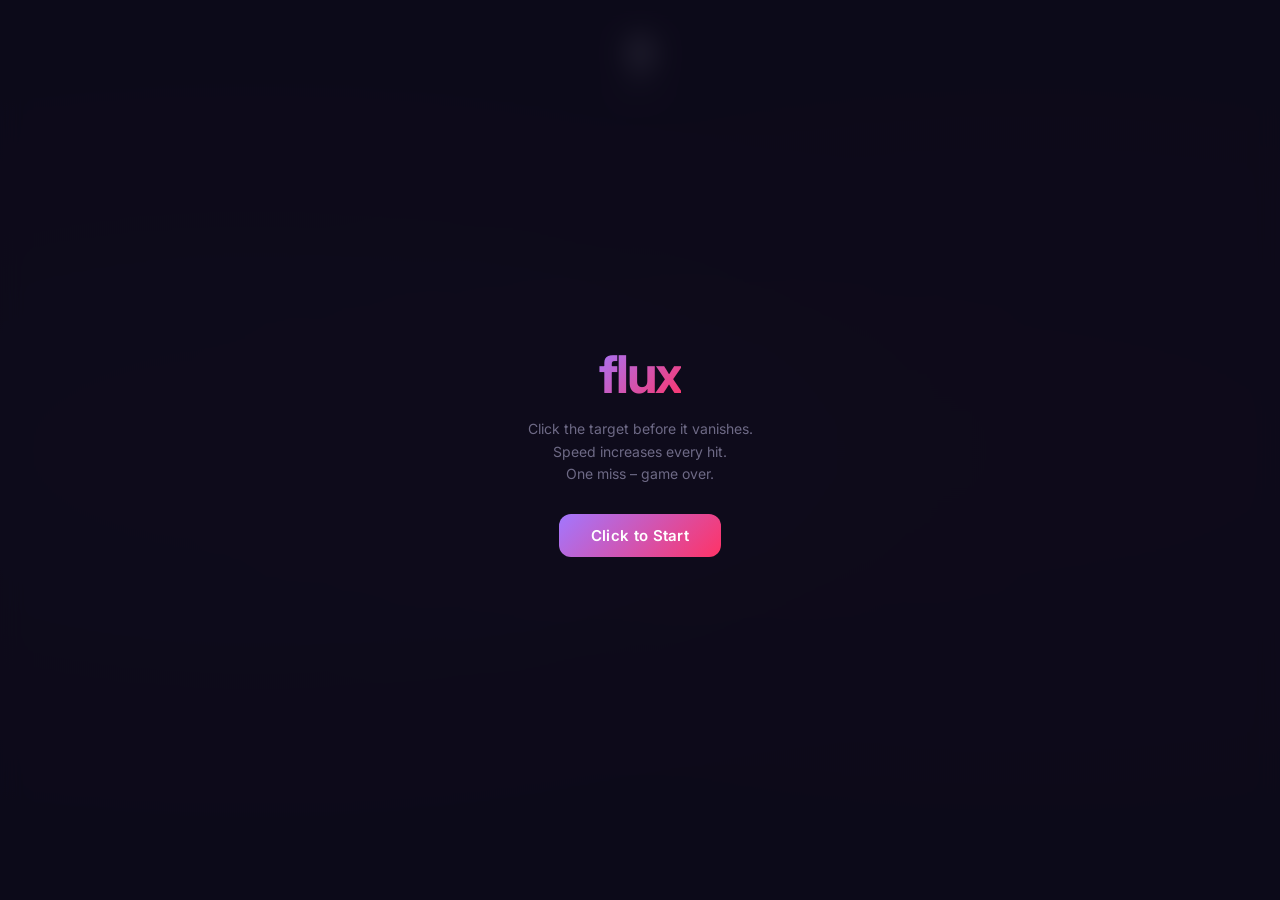
<file: src/utils/flux/index.html>
<!DOCTYPE html>
<html lang="en">
<head>
  <meta charset="UTF-8">
  <meta name="viewport" content="width=device-width, initial-scale=1.0">
  <meta name="theme-color" content="#0d0b1a">
  <title>flux | utils.Syscall</title>
  <link rel="manifest" href="../../../manifest.json">
  <link rel="icon" href="../../../icons/icon.svg" type="image/svg+xml">
  <link rel="preconnect" href="https://fonts.googleapis.com">
  <link rel="preconnect" href="https://fonts.gstatic.com" crossorigin>
  <link href="https://fonts.googleapis.com/css2?family=Inter:wght@400;600;700&display=swap" rel="stylesheet">
  <link rel="stylesheet" href="css/game.css">
</head>
<body>
  <div id="game">
    <div id="target"></div>
    <div id="missFlash"></div>
    <div id="score">0</div>
    <div id="highScore">best 0</div>

    <div class="overlay active" id="startOverlay">
      <div class="overlay-title">flux</div>
      <p class="overlay-sub">Click the target before it vanishes.<br>Speed increases every hit.<br>One miss &ndash; game over.</p>
      <button class="overlay-btn" id="startBtn">Click to Start</button>
    </div>

    <div class="overlay" id="gameOverOverlay">
      <div class="overlay-title" style="font-size:36px;">flux</div>
      <div class="overlay-stats">
        <div class="overlay-stat" id="finalScore">0</div>
        <div class="overlay-stat-label">score</div>
      </div>
      <div class="overlay-best-label">best <span id="finalBest">0</span></div>
      <button class="overlay-btn" id="restartBtn">Play Again</button>
    </div>
  </div>

  <script>
    if ('serviceWorker' in navigator) {
      navigator.serviceWorker.register('../../../sw.js').catch(function() {});
    }
  </script>
  <script src="js/game.js"></script>
</body>
</html>
</file>
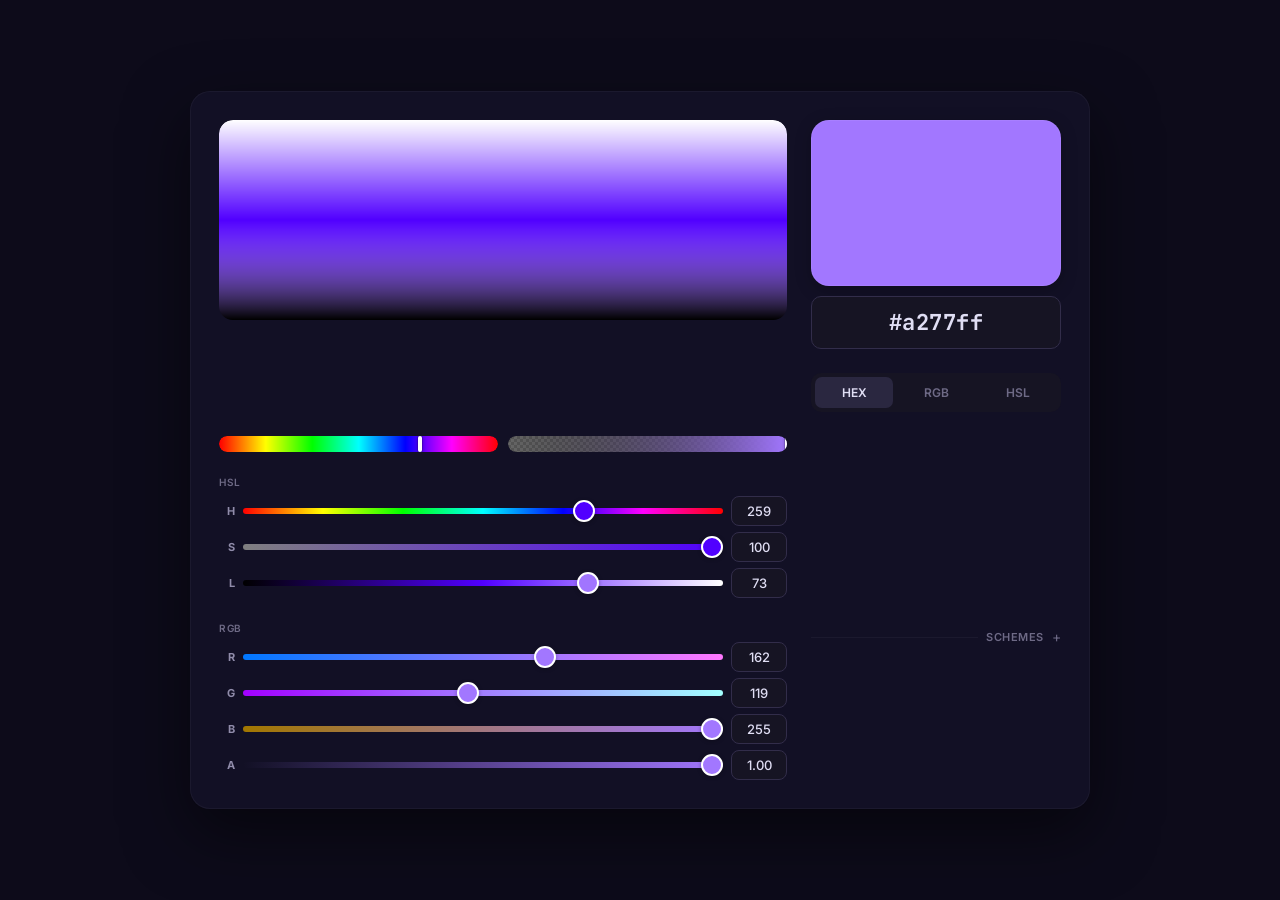
<file: src/utils/pickerinit/index.html>
<!DOCTYPE html>
<html lang="en">
<head>
  <meta charset="UTF-8">
  <meta name="viewport" content="width=device-width, initial-scale=1.0, maximum-scale=1.0, user-scalable=no">
  <meta name="theme-color" content="#0d0b1a">
  <title>pickerinit | utils.Syscall</title>
  <link rel="manifest" href="../../../manifest.json">
  <link rel="icon" href="../../../icons/icon.svg" type="image/svg+xml">
  <link rel="preconnect" href="https://fonts.googleapis.com">
  <link rel="preconnect" href="https://fonts.gstatic.com" crossorigin>
  <link href="https://fonts.googleapis.com/css2?family=Inter:wght@400;500;600;700;800&display=swap" rel="stylesheet">
  <link href="https://fonts.googleapis.com/css2?family=JetBrains+Mono:wght@500;600;700&display=swap" rel="stylesheet">
  <link rel="stylesheet" href="css/picker.css">
</head>
<body>
  <div class="picker">

    <div class="canvas-wrap" style="--cx:50%;--cy:50%">
      <canvas id="spectrum"></canvas>
    </div>

    <div class="preview-bar">
      <div id="preview" title="Click to copy"></div>
      <div class="preview-controls">
        <input type="text" class="hex-input" id="hexInput" value="#A277FF" spellcheck="false">
      </div>
    </div>

    <div class="mode-row">
      <button class="mode-btn active" data-mode="hex">HEX</button>
      <button class="mode-btn" data-mode="rgb">RGB</button>
      <button class="mode-btn" data-mode="hsl">HSL</button>
    </div>

    <div class="bar-row">
      <div class="bar-wrap">
        <canvas id="hueBar"></canvas>
        <div class="bar-thumb"></div>
      </div>
      <div class="bar-wrap">
        <canvas id="alphaBar"></canvas>
        <div class="bar-thumb"></div>
      </div>
    </div>

    <div class="channel-group" id="hslGroup">
      <div class="channel-group-title">HSL</div>
      <div class="channel-row"><span class="channel-label">H</span><input type="range" class="channel-slider" id="hSlider" min="0" max="360" value="260"><input type="text" class="channel-input" id="hInput" value="260"></div>
      <div class="channel-row"><span class="channel-label">S</span><input type="range" class="channel-slider" id="sSlider" min="0" max="100" value="100"><input type="text" class="channel-input" id="sInput" value="100"></div>
      <div class="channel-row"><span class="channel-label">L</span><input type="range" class="channel-slider" id="lSlider" min="0" max="100" value="73"><input type="text" class="channel-input" id="lInput" value="73"></div>
    </div>

    <div class="channel-group" id="rgbGroup">
      <div class="channel-group-title">RGB</div>
      <div class="channel-row"><span class="channel-label">R</span><input type="range" class="channel-slider" id="rSlider" min="0" max="255" value="162"><input type="text" class="channel-input" id="rInput" value="162"></div>
      <div class="channel-row"><span class="channel-label">G</span><input type="range" class="channel-slider" id="gSlider" min="0" max="255" value="119"><input type="text" class="channel-input" id="gInput" value="119"></div>
      <div class="channel-row"><span class="channel-label">B</span><input type="range" class="channel-slider" id="bSlider" min="0" max="255" value="255"><input type="text" class="channel-input" id="bInput" value="255"></div>
      <div class="channel-row"><span class="channel-label">A</span><input type="range" class="channel-slider" id="aSlider" min="0" max="1" step="0.01" value="1"><input type="text" class="channel-input" id="aInput" value="1.00"></div>
    </div>

    <div class="schemes-section">
      <button class="schemes-toggle" id="schemesToggle">Schemes</button>
      <div class="schemes-body" id="schemesBody">
        <div id="schemesContainer"></div>
      </div>
    </div>

  </div>

  <script>
    if ('serviceWorker' in navigator) {
      navigator.serviceWorker.register('../../../sw.js').catch(function() {});
    }
  </script>
  <script src="js/color.js"></script>
  <script src="js/schemes.js"></script>
  <script src="js/picker.js"></script>
</body>
</html>
</file>
<file: src/utils/flux/css/game.css>
* { margin: 0; padding: 0; box-sizing: border-box; user-select: none; }

html, body {
  height: 100%;
  overflow: hidden;
  background: #0d0b1a;
  font-family: 'Inter', system-ui, -apple-system, sans-serif;
}

#game {
  position: fixed;
  inset: 0;
  cursor: crosshair;
  background:
    radial-gradient(ellipse at 20% 50%, rgba(162, 119, 255, 0.06) 0%, transparent 60%),
    radial-gradient(ellipse at 80% 50%, rgba(255, 51, 102, 0.04) 0%, transparent 60%),
    #0d0b1a;
}

/* Score */
#score {
  position: fixed;
  top: 24px;
  left: 50%;
  transform: translateX(-50%);
  font-size: 48px;
  font-weight: 700;
  color: #E0DEF4;
  letter-spacing: -1px;
  font-variant-numeric: tabular-nums;
  z-index: 10;
  transition: transform 0.1s;
}

#score.pop {
  transform: translateX(-50%) scale(1.15);
}

#highScore {
  position: fixed;
  top: 80px;
  left: 50%;
  transform: translateX(-50%);
  font-size: 12px;
  color: #6E6A86;
  letter-spacing: 0.5px;
  z-index: 10;
}

/* Target */
#target {
  position: fixed;
  border-radius: 50%;
  background: radial-gradient(circle at 35% 35%, #A277FF, #FF3366);
  cursor: crosshair;
  z-index: 5;
  opacity: 0;
  transition: opacity 0.15s ease;
  pointer-events: none;
}

#target.visible {
  opacity: 1;
  pointer-events: auto;
}

#target::after {
  content: '';
  position: absolute;
  inset: -4px;
  border-radius: 50%;
  background: inherit;
  filter: blur(12px);
  opacity: 0.3;
  z-index: -1;
}

/* Overlays */
.overlay {
  position: fixed;
  inset: 0;
  display: flex;
  flex-direction: column;
  align-items: center;
  justify-content: center;
  z-index: 20;
  background: rgba(13, 11, 26, 0.85);
  backdrop-filter: blur(12px);
  -webkit-backdrop-filter: blur(12px);
  opacity: 0;
  visibility: hidden;
  transition: opacity 0.4s ease, visibility 0.4s ease;
}

.overlay.active {
  opacity: 1;
  visibility: visible;
}

.overlay-title {
  font-size: 52px;
  font-weight: 700;
  background: linear-gradient(135deg, #A277FF, #FF3366);
  -webkit-background-clip: text;
  -webkit-text-fill-color: transparent;
  background-clip: text;
  letter-spacing: -2px;
  margin-bottom: 12px;
}

.overlay-sub {
  color: #6E6A86;
  font-size: 14px;
  text-align: center;
  line-height: 1.6;
  max-width: 280px;
}

.overlay-btn {
  margin-top: 28px;
  padding: 12px 32px;
  border: none;
  border-radius: 12px;
  background: linear-gradient(135deg, #A277FF, #FF3366);
  color: #fff;
  font-size: 15px;
  font-weight: 600;
  font-family: inherit;
  cursor: pointer;
  transition: transform 0.2s ease, box-shadow 0.2s ease;
  letter-spacing: 0.3px;
}

.overlay-btn:hover {
  transform: scale(1.05);
  box-shadow: 0 8px 24px rgba(162, 119, 255, 0.3);
}

.overlay-btn:active {
  transform: scale(0.97);
}

.overlay-stats {
  margin-top: 16px;
  text-align: center;
}

.overlay-stat {
  color: #E0DEF4;
  font-size: 22px;
  font-weight: 600;
}

.overlay-stat-label {
  color: #6E6A86;
  font-size: 12px;
  letter-spacing: 0.5px;
  margin-top: 2px;
}

.overlay-best-label {
  color: #6E6A86;
  font-size: 12px;
  margin-top: 6px;
}

.overlay-best-label span {
  color: #F6C177;
  font-weight: 600;
}

/* Miss indicator */
#missFlash {
  position: fixed;
  inset: 0;
  pointer-events: none;
  z-index: 8;
  background: radial-gradient(ellipse at center, transparent 50%, rgba(255, 51, 102, 0.08) 100%);
  opacity: 0;
  transition: opacity 0.15s ease;
}

#missFlash.active {
  animation: flashBlood 0.3s ease forwards;
}

@keyframes flashBlood {
  0% { opacity: 1; }
  100% { opacity: 0; }
}

/* Screen shake */
.shake {
  animation: screenShake 0.15s ease;
}

@keyframes screenShake {
  0%, 100% { transform: translate(0); }
  25% { transform: translate(-3px, 2px); }
  50% { transform: translate(3px, -2px); }
  75% { transform: translate(-2px, -1px); }
}
</file>
<file: src/utils/pickerinit/css/picker.css>
* { margin: 0; padding: 0; box-sizing: border-box; -webkit-tap-highlight-color: transparent; }

html, body {
  height: 100%;
  background: #0d0b1a;
  font-family: 'Inter', system-ui, -apple-system, sans-serif;
  color: #E0DEF4;
}

body {
  display: flex;
  align-items: flex-start;
  justify-content: center;
  padding: 16px 12px;
  min-height: 100vh;
}

/* ── Container (mobile: single column) ── */
.picker {
  width: 100%;
  max-width: 440px;
  display: flex;
  flex-direction: column;
  gap: 14px;
  background: rgba(20, 18, 40, 0.85);
  backdrop-filter: blur(24px);
  -webkit-backdrop-filter: blur(24px);
  border-radius: 20px;
  border: 1px solid rgba(255,255,255,0.04);
  padding: 20px;
  box-shadow: 0 24px 64px rgba(0,0,0,0.5);
}

/* ── Desktop: two columns ── */
@media (min-width: 720px) {
  body { align-items: center; padding: 24px; }
  .picker {
    max-width: 800px;
    display: grid;
    grid-template-columns: 1fr 220px;
    gap: 20px;
    padding: 24px;
  }
}

@media (min-width: 960px) {
  .picker { max-width: 900px; grid-template-columns: 1fr 250px; gap: 24px; padding: 28px; }
}

/* ── Desktop: place items into columns ── */
@media (min-width: 720px) {
  .canvas-wrap { grid-column: 1; }
  .bar-row { grid-column: 1; }
  #hslGroup { grid-column: 1; }
  #rgbGroup { grid-column: 1; }
  .preview-bar { grid-column: 2; align-self: start; }
  .mode-row { grid-column: 2; }
  .swatch-section { grid-column: 2; }
  .schemes-section { grid-column: 2; }
}

/* ── Section dividers ── */
.preview-bar, .mode-row, .bar-row, #hslGroup, #rgbGroup {
  position: relative;
}

.preview-bar::before, .mode-row::before {
  content: '';
  position: absolute;
  top: -8px;
  left: 0;
  right: 0;
  height: 1px;
  background: rgba(255,255,255,0.04);
}

@media (min-width: 720px) {
  .preview-bar::before, .mode-row::before { display: none; }
}

/* ── Preview bar ── */
.preview-bar {
  display: flex;
  align-items: center;
  gap: 12px;
}

#preview {
  width: 64px;
  height: 64px;
  border-radius: 16px;
  border: 1px solid rgba(255,255,255,0.06);
  flex-shrink: 0;
  transition: background 0.12s, opacity 0.12s;
  box-shadow: 0 4px 16px rgba(0,0,0,0.25);
}

.preview-controls {
  flex: 1;
  min-width: 0;
  display: flex;
  gap: 8px;
}

.hex-input {
  flex: 1;
  min-width: 0;
  padding: 11px 14px;
  border-radius: 10px;
  border: 1px solid #322D4A;
  background: #161423;
  color: #E0DEF4;
  font-size: 22px;
  font-weight: 700;
  font-family: 'JetBrains Mono', 'SF Mono', 'Fira Code', monospace;
  text-align: center;
  outline: none;
  letter-spacing: 0.5px;
  transition: border 0.2s;
}

.hex-input:focus { border-color: #A277FF; }

@media (min-width: 720px) {
  .preview-bar { flex-direction: column; align-items: stretch; gap: 10px; }
  #preview { width: 100%; aspect-ratio: 1.5; height: auto; border-radius: 18px; }
  .preview-controls { gap: 0; }
}

/* ── Spectrum ── */
.canvas-wrap {
  position: relative;
  border-radius: 12px;
  overflow: hidden;
  touch-action: none;
}

#spectrum {
  width: 100%;
  display: block;
  cursor: crosshair;
  border-radius: 12px;
}

#spectrum::after {
  content: '';
  position: absolute;
  width: 22px;
  height: 22px;
  border: 2.5px solid #fff;
  border-radius: 50%;
  top: var(--cy, 50%);
  left: var(--cx, 50%);
  transform: translate(-50%, -50%);
  pointer-events: none;
  box-shadow: 0 0 0 1px rgba(0,0,0,0.2), 0 2px 10px rgba(0,0,0,0.35);
}

@media (min-width: 720px) {
  .canvas-wrap { border-radius: 14px; }
  #spectrum { border-radius: 14px; }
}

/* ── Bars ── */
.bar-row {
  display: flex;
  gap: 10px;
}

.bar-wrap {
  flex: 1;
  position: relative;
  border-radius: 8px;
  overflow: hidden;
  touch-action: none;
}

.bar-wrap canvas {
  width: 100%;
  display: block;
  border-radius: 8px;
  cursor: pointer;
}

.bar-thumb {
  position: absolute;
  top: 0; bottom: 0;
  width: 4px;
  background: #fff;
  border-radius: 2px;
  pointer-events: none;
  box-shadow: 0 0 0 1px rgba(0,0,0,0.15), 0 1px 4px rgba(0,0,0,0.3);
}

.bar-wrap:first-child .bar-thumb { left: var(--hx, 50%); transform: translateX(-50%); }
.bar-wrap:last-child .bar-thumb { left: var(--ax, 100%); transform: translateX(-50%); }

/* ── Mode row ── */
.mode-row {
  display: flex;
  gap: 4px;
  background: #161423;
  border-radius: 10px;
  padding: 4px;
}

.mode-btn {
  flex: 1;
  padding: 8px 0;
  border: none;
  border-radius: 7px;
  background: transparent;
  color: #6E6A86;
  font-size: 12px;
  font-weight: 600;
  font-family: inherit;
  cursor: pointer;
  transition: all 0.15s;
}

.mode-btn.active {
  background: #2a2740;
  color: #E0DEF4;
}

/* ── Channel groups ── */
.channel-group { }

.channel-group-title {
  font-size: 10px;
  font-weight: 600;
  color: #6E6A86;
  text-transform: uppercase;
  letter-spacing: 0.6px;
  margin-bottom: 8px;
}

.channel-row {
  display: flex;
  align-items: center;
  gap: 8px;
  margin-bottom: 6px;
}

.channel-row:last-child { margin-bottom: 0; }

.channel-label {
  width: 16px;
  font-size: 11px;
  font-weight: 700;
  color: #908CAA;
  text-align: right;
  flex-shrink: 0;
}

.channel-slider {
  flex: 1;
  -webkit-appearance: none;
  appearance: none;
  height: 6px;
  border-radius: 3px;
  outline: none;
  cursor: pointer;
  background: #2a2740;
}

.channel-slider::-webkit-slider-thumb {
  -webkit-appearance: none;
  width: 22px;
  height: 22px;
  border-radius: 50%;
  background: var(--thumb-color, #A277FF);
  border: 2.5px solid #fff;
  cursor: pointer;
  box-shadow: 0 1px 4px rgba(0,0,0,0.3);
}

.channel-slider::-moz-range-thumb {
  width: 22px;
  height: 22px;
  border-radius: 50%;
  background: var(--thumb-color, #A277FF);
  border: 2.5px solid #fff;
  cursor: pointer;
  box-shadow: 0 1px 4px rgba(0,0,0,0.3);
}

.channel-input {
  width: 56px;
  padding: 6px;
  border-radius: 8px;
  border: 1px solid #322D4A;
  background: #161423;
  color: #E0DEF4;
  font-size: 13px;
  font-weight: 500;
  font-family: inherit;
  text-align: center;
  outline: none;
  transition: border 0.15s;
}

.channel-input:focus { border-color: #A277FF; }

/* ── Schemes ── */
.schemes-toggle {
  width: 100%;
  display: flex;
  align-items: center;
  gap: 8px;
  padding: 8px 0;
  border: none;
  background: none;
  color: #6E6A86;
  font-size: 11px;
  font-weight: 600;
  font-family: inherit;
  text-transform: uppercase;
  letter-spacing: 0.5px;
  cursor: pointer;
  transition: color 0.15s;
}

.schemes-toggle::before {
  content: '';
  flex: 1;
  height: 1px;
  background: rgba(255,255,255,0.04);
}

.schemes-toggle::after {
  content: '+';
  font-size: 14px;
  font-weight: 400;
  color: #6E6A86;
  transition: transform 0.2s;
  line-height: 1;
}

.schemes-toggle.open::after {
  content: '−';
}

.schemes-toggle:hover { color: #908CAA; }

.schemes-body {
  overflow: hidden;
  max-height: 0;
  transition: max-height 0.35s ease;
}

.schemes-body.open {
  max-height: 500px;
}

.scheme-row {
  display: flex;
  align-items: center;
  gap: 6px;
  padding: 3px 0;
  opacity: 0.65;
  transition: opacity 0.15s;
}

.scheme-row:hover { opacity: 1; }

.scheme-label {
  font-size: 9px;
  font-weight: 500;
  color: #908CAA;
  width: 72px;
  flex-shrink: 0;
  letter-spacing: 0.2px;
}

.scheme-swatches {
  display: flex;
  gap: 3px;
  flex: 1;
}

.scheme-swatch {
  flex: 1;
  aspect-ratio: 1;
  border-radius: 3px;
  border: 1px solid rgba(255,255,255,0.04);
  cursor: pointer;
  transition: transform 0.12s ease;
}

.scheme-swatch:active { transform: scale(0.85); }

/* ── Scrollbar ── */
::-webkit-scrollbar { width: 3px; }
::-webkit-scrollbar-track { background: transparent; }
::-webkit-scrollbar-thumb { background: rgba(110, 106, 134, 0.25); border-radius: 2px; }
</file>
